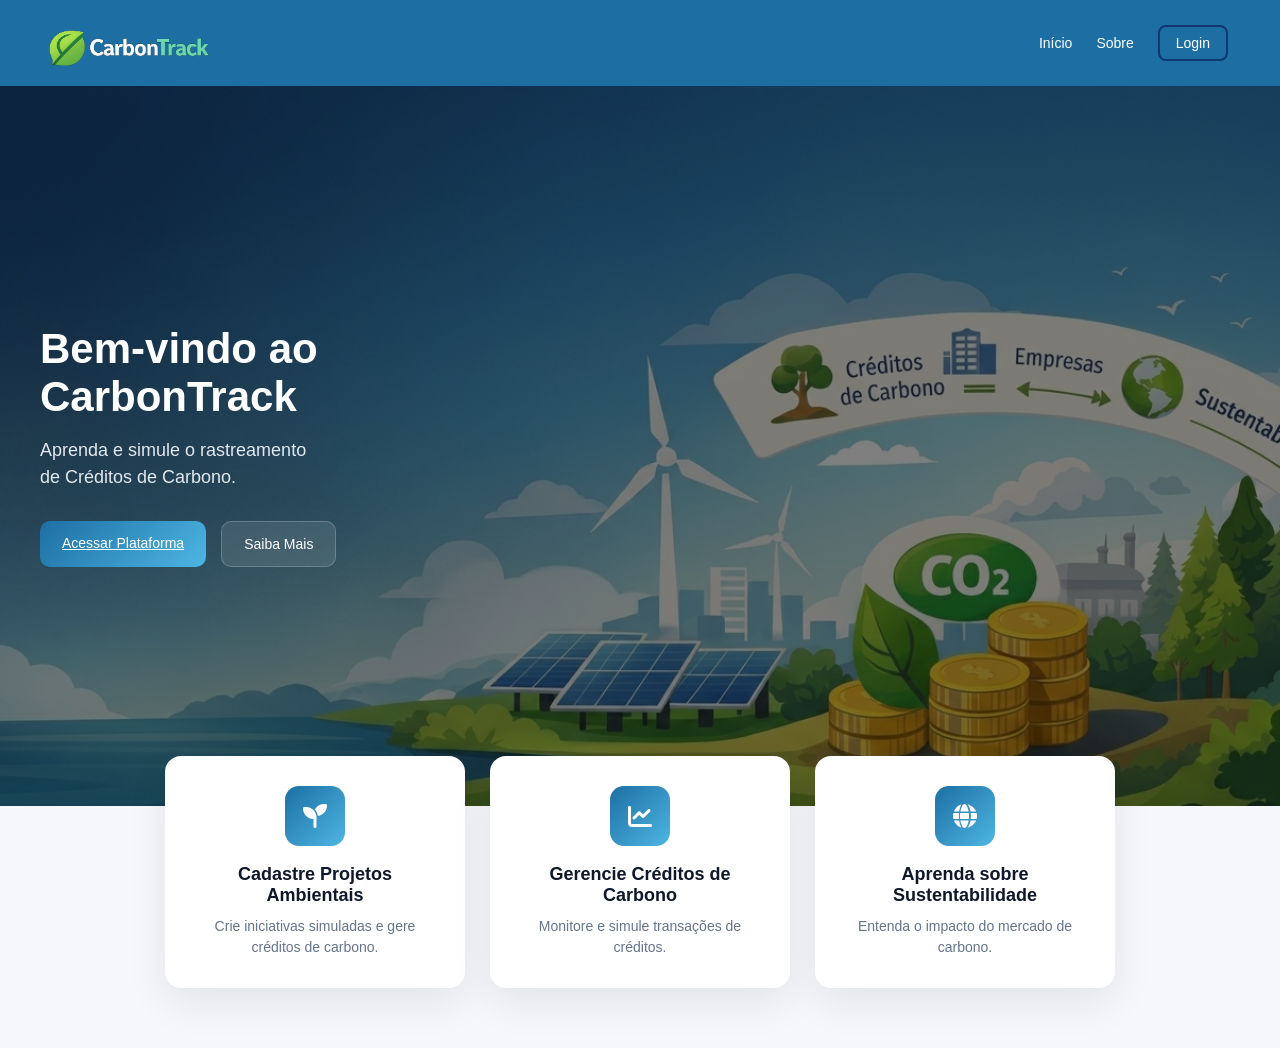
<file: index.html>
<!DOCTYPE html>
<html lang="pt-br">
<head>
  <meta charset="UTF-8">
  <title>CarbonTrack</title>
  <link rel="stylesheet" href="style.css">
  <link rel="stylesheet" href="https://cdnjs.cloudflare.com/ajax/libs/font-awesome/6.5.0/css/all.min.css">
</head>
<body>

<header class="navbar">
  <div class="logo">
  <img src="imagens/logo.png" alt="CarbonTrack">
</div>
  <nav>
    <a href="index.html">Início</a>
    <a href="#">Sobre</a>
    <a href="login/login.html" class="btn-login">Login</a>
  </nav>
</header>

<section class="hero">
  <div class="hero-text">
    <h1>Bem-vindo ao CarbonTrack</h1>
    <p>Aprenda e simule o rastreamento<br>de Créditos de Carbono.</p>
    
    <div class="buttons">
      <a href="login/plataforma/plataforma.html" class="btn-primary">Acessar Plataforma</a>
      <button class="btn-secondary">Saiba Mais</button>
    </div>
  </div>
</section>

<section class="features">
  <div class="card">
  <div class="icon">
    <i class="fa-solid fa-seedling"></i>
  </div>
  <h3>Cadastre Projetos Ambientais</h3>
  <p>Crie iniciativas simuladas e gere créditos de carbono.</p>
</div>

<div class="card">
  <div class="icon">
    <i class="fa-solid fa-chart-line"></i>
  </div>
  <h3>Gerencie Créditos de Carbono</h3>
  <p>Monitore e simule transações de créditos.</p>
</div>

<div class="card">
  <div class="icon">
    <i class="fa-solid fa-globe"></i>
  </div>
  <h3>Aprenda sobre Sustentabilidade</h3>
  <p>Entenda o impacto do mercado de carbono.</p>
</div>
</section>
<script>
  function logout() {
    localStorage.removeItem("logado");
    localStorage.removeItem("usuario");
    window.location.href = "login/login.html";
  }
</script>
</body>
</html>
</file>
<file: style.css>
* {
  margin: 0;
  padding: 0;
  box-sizing: border-box;
  font-family: Inter, Arial, sans-serif;
}

body {
  background: #f5f7fa;
  color: #0f172a;
}


.navbar {
  display: flex;
  justify-content: space-between;
  padding: 18px 40px;
  background: #1d6fa3;
  color: white;
  align-items: center;
}

.navbar nav {
  display: flex;
  align-items: center;
}

.navbar nav a {
  margin: 0 12px;
  text-decoration: none;
  color: #ffffff;
  font-size: 14px;
  transition: 0.2s;
}

.navbar nav a:hover {
  color: white;
}

.btn-login {
  padding: 8px 16px;
  border: 2px solid #0f3770;
  background: transparent;
  color: white;
  border-radius: 8px;
  cursor: pointer;
  transition: 0.2s;
}

.btn-login:hover {
  background: #1e293b;
}


.hero { min-height: 80vh; display: flex; align-items: 
  center; padding: 40px; color: white; 
  background: linear-gradient(rgba(0,0,0,0.5), rgba(0,0,0,0.5)), 
  url("imagens/fundo.png"); background-size: cover; background-position: 
  bottom center; background-repeat: no-repeat; }

.hero-text {
  max-width: 500px;
}

.hero h1 {
  font-size: 42px;
  font-weight: 600;
  margin-bottom: 16px;
}

.hero p {
  font-size: 18px;
  color: #e2e8f0;
  margin-bottom: 30px;
  line-height: 1.5;
}


.buttons {
  display: flex;
  gap: 15px;
}

.btn-primary {
  background: linear-gradient(135deg, #1d6fa3, #4db6e2);
  border: none;
  padding: 14px 22px;
  color: white;
  border-radius: 10px;
  cursor: pointer;
  font-size: 14px;
  font-weight: 500;
  transition: 0.2s;
}

.btn-primary:hover {
  transform: translateY(-1px);
  box-shadow: 0 10px 25px rgba(29,111,163,0.4);
}

.btn-secondary {
  background: rgba(255,255,255,0.1);
  border: 1px solid rgba(255,255,255,0.2);
  padding: 14px 22px;
  color: white;
  border-radius: 10px;
  cursor: pointer;
  font-size: 14px;
  transition: 0.2s;
}

.btn-secondary:hover {
  background: rgba(255,255,255,0.2);
}


.features {
  display: flex;
  justify-content: center;
  gap: 25px;
  margin-top: -70px;
  padding: 20px 40px 60px;
  flex-wrap: wrap;
}

.card {
  background: white;
  padding: 30px;
  width: 300px;
  text-align: center;
  border-radius: 16px;
  box-shadow: 0 15px 40px rgba(0,0,0,0.08);
  transition: 0.25s;
}

.card:hover {
  transform: translateY(-8px);
  box-shadow: 0 25px 60px rgba(0,0,0,0.12);
}

.icon {
  width: 60px;
  height: 60px;
  margin: 0 auto 18px;
  border-radius: 14px;
  display: flex;
  align-items: center;
  justify-content: center;

  background: linear-gradient(135deg, #1d6fa3, #4db6e2);
}

.icon i {
  color: white;
  font-size: 24px;
}

.card h3 {
  margin-bottom: 10px;
  font-size: 18px;
}

.card p {
  color: #64748b;
  font-size: 14px;
  line-height: 1.5;
}


@media (max-width: 768px) {
  .hero {
    text-align: center;
    justify-content: center;
    padding: 40px 20px;
  }

  .hero-text {
    max-width: 100%;
  }

  .buttons {
    flex-direction: column;
  }

  .features {
    margin-top: 20px;
    padding: 20px;
  }
}

.logo {
  display: flex;
  align-items: center;
}

.logo img {
  height: 50px;
  width: auto;
  object-fit: contain;
}
</file>
